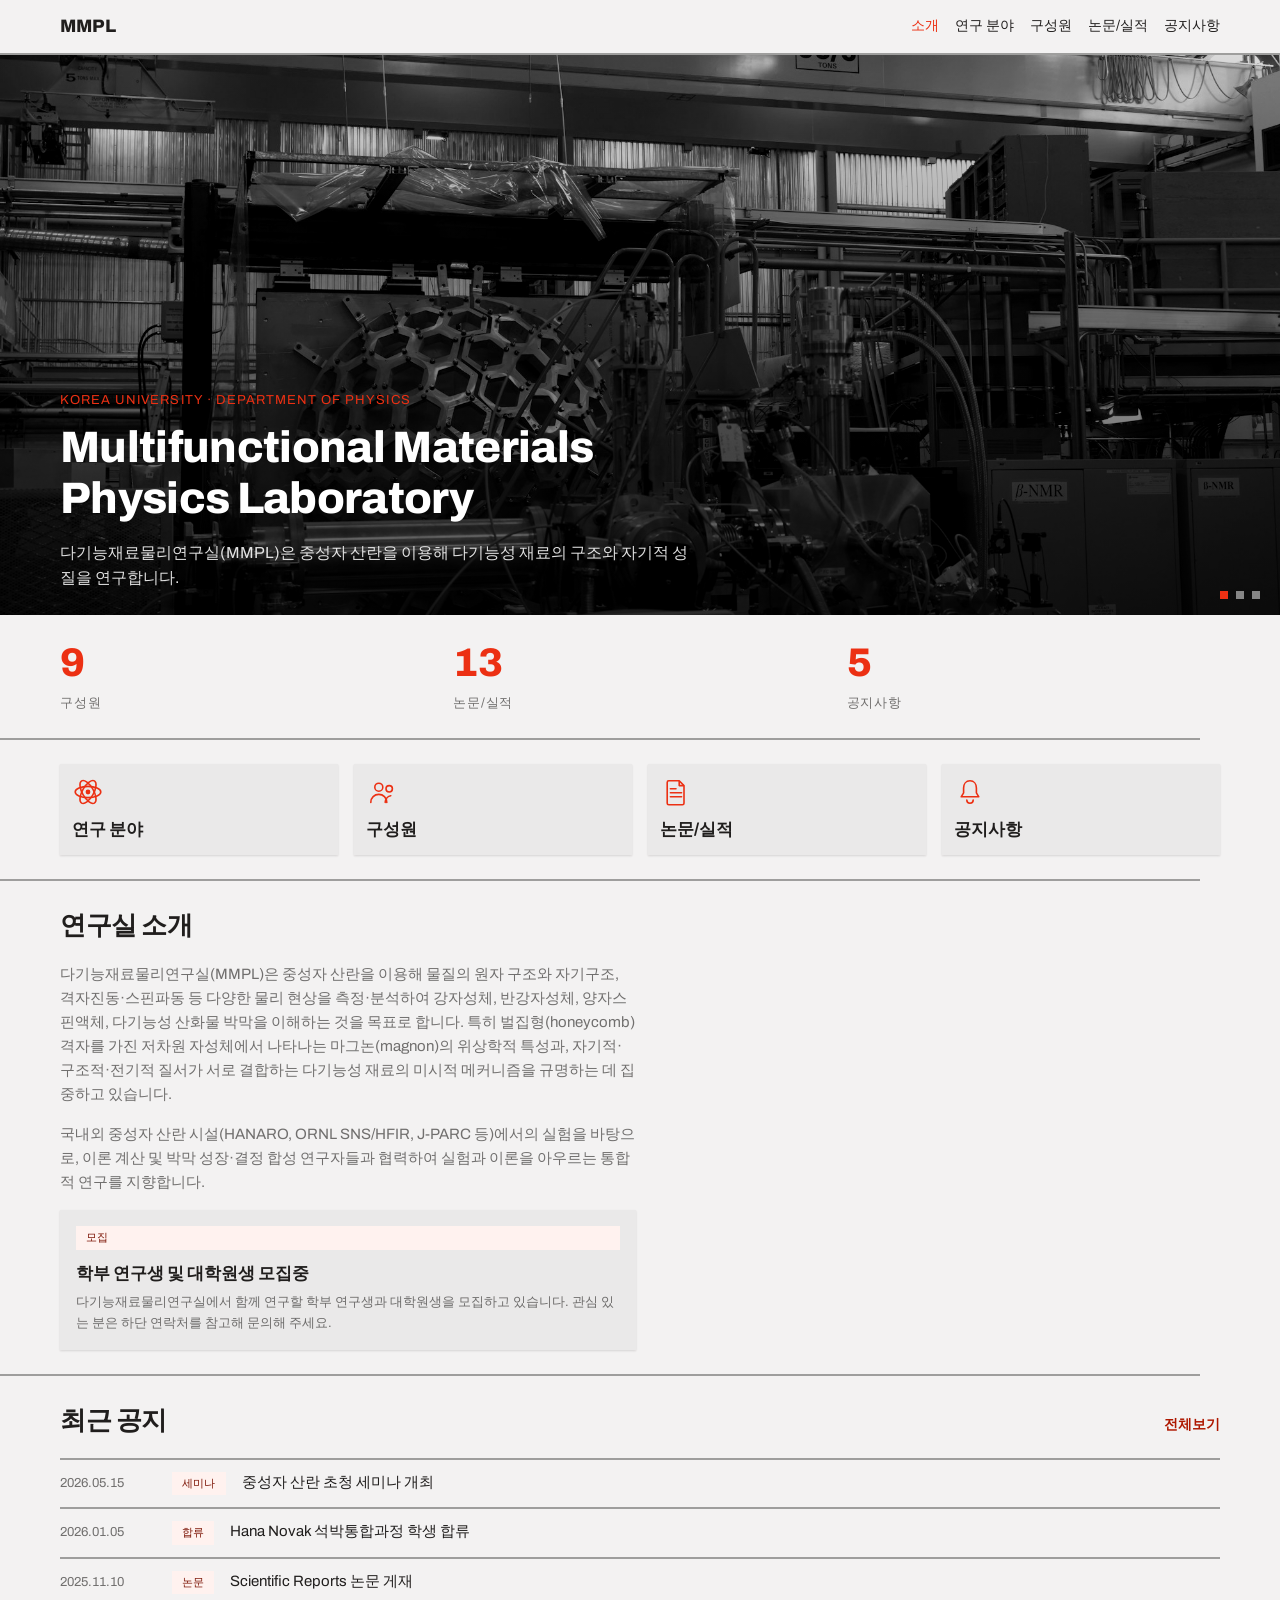
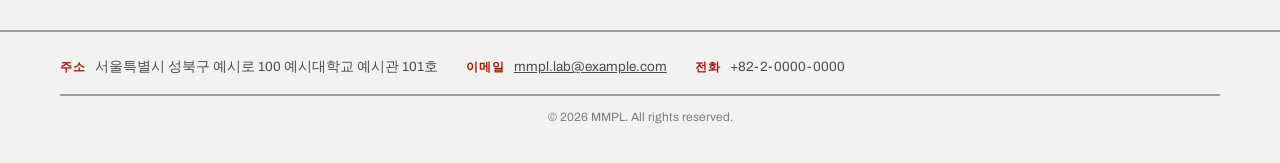
<file: index.html>
<!DOCTYPE html>
<html lang="ko">
<head>
<meta charset="UTF-8">
<meta name="viewport" content="width=device-width, initial-scale=1.0">
<title>MMPL - 소개</title>
<link rel="stylesheet" href="css/style.css">
</head>
<body>

<header class="site-header">
  <div class="container header-inner">
    <span class="site-title">MMPL</span>
    <nav class="nav-menu">
      <a href="index.html" class="active" aria-current="page">소개</a>
      <a href="research.html">연구 분야</a>
      <a href="members.html">구성원</a>
      <a href="publications.html">논문/실적</a>
      <a href="news.html">공지사항</a>
    </nav>
  </div>
</header>

<main>
  <section class="hero">
    <div class="hero-bg" aria-hidden="true">
      <div class="hero-bg-slide active" style="background-image:url('img/hero-lab.jpg')"></div>
      <div class="hero-bg-slide" style="background-image:url('img/hero-lab-2.jpg')"></div>
      <div class="hero-bg-slide" style="background-image:url('img/hero-lab-3.jpg')"></div>
    </div>
    <div class="container hero-inner">
      <div class="hero-text">
        <p class="eyebrow">Korea University · Department of Physics</p>
        <h1>Multifunctional Materials Physics Laboratory</h1>
        <p class="lead">
          다기능재료물리연구실(MMPL)은 중성자 산란을 이용해 다기능성 재료의
          구조와 자기적 성질을 연구합니다.
        </p>
      </div>
    </div>
    <div class="hero-dots" role="group" aria-label="배경 슬라이드 이동"></div>
  </section>

  <section class="stats-section">
    <div class="container stats-grid">
      <div class="stat"><span class="stat-number" id="stat-members">–</span><span class="stat-label">구성원</span></div>
      <div class="stat"><span class="stat-number" id="stat-publications">–</span><span class="stat-label">논문/실적</span></div>
      <div class="stat"><span class="stat-number" id="stat-news">–</span><span class="stat-label">공지사항</span></div>
    </div>
  </section>

  <hr class="hr container">

  <section class="section quicklinks-section">
    <div class="container">
      <ul class="quicklink-grid">
        <li>
          <a href="research.html" class="quicklink-card">
            <span class="quicklink-icon" aria-hidden="true">
              <svg viewBox="0 0 40 40" xmlns="http://www.w3.org/2000/svg" fill="none" stroke="currentColor" stroke-width="2">
                <circle cx="20" cy="20" r="3" fill="currentColor" stroke="none"/>
                <ellipse cx="20" cy="20" rx="16" ry="7"/>
                <ellipse cx="20" cy="20" rx="16" ry="7" transform="rotate(60 20 20)"/>
                <ellipse cx="20" cy="20" rx="16" ry="7" transform="rotate(120 20 20)"/>
              </svg>
            </span>
            <span class="quicklink-label">연구 분야</span>
          </a>
        </li>
        <li>
          <a href="members.html" class="quicklink-card">
            <span class="quicklink-icon" aria-hidden="true">
              <svg viewBox="0 0 40 40" xmlns="http://www.w3.org/2000/svg" fill="none" stroke="currentColor" stroke-width="2">
                <circle cx="16" cy="14" r="5"/>
                <path d="M6 33c0-6 4.5-10 10-10s10 4 10 10" stroke-linecap="round"/>
                <circle cx="29" cy="16" r="4"/>
                <path d="M24 33c.5-4.5 3.5-8 7-8.4" stroke-linecap="round"/>
              </svg>
            </span>
            <span class="quicklink-label">구성원</span>
          </a>
        </li>
        <li>
          <a href="publications.html" class="quicklink-card">
            <span class="quicklink-icon" aria-hidden="true">
              <svg viewBox="0 0 40 40" xmlns="http://www.w3.org/2000/svg" fill="none" stroke="currentColor" stroke-width="2">
                <path d="M11 6h13l6 6v22a2 2 0 0 1-2 2H11a2 2 0 0 1-2-2V8a2 2 0 0 1 2-2Z" stroke-linejoin="round"/>
                <path d="M24 6v6h6" stroke-linejoin="round"/>
                <path d="M13 21h14M13 26h14M13 16h7" stroke-linecap="round"/>
              </svg>
            </span>
            <span class="quicklink-label">논문/실적</span>
          </a>
        </li>
        <li>
          <a href="news.html" class="quicklink-card">
            <span class="quicklink-icon" aria-hidden="true">
              <svg viewBox="0 0 40 40" xmlns="http://www.w3.org/2000/svg" fill="none" stroke="currentColor" stroke-width="2">
                <path d="M20 6c-5 0-8 4-8 9v6l-3 5h22l-3-5v-6c0-5-3-9-8-9Z" stroke-linejoin="round"/>
                <path d="M16 30a4 4 0 0 0 8 0" stroke-linecap="round"/>
              </svg>
            </span>
            <span class="quicklink-label">공지사항</span>
          </a>
        </li>
      </ul>
    </div>
  </section>

  <hr class="hr container">

  <section class="section">
    <div class="container">
      <h2>연구실 소개</h2>
      <p class="section-lead">
        다기능재료물리연구실(MMPL)은 중성자 산란을 이용해 물질의 원자 구조와
        자기구조, 격자진동·스핀파동 등 다양한 물리 현상을 측정·분석하여
        강자성체, 반강자성체, 양자스핀액체, 다기능성 산화물 박막을
        이해하는 것을 목표로 합니다. 특히 벌집형(honeycomb) 격자를 가진
        저차원 자성체에서 나타나는 마그논(magnon)의 위상학적 특성과,
        자기적·구조적·전기적 질서가 서로 결합하는 다기능성 재료의
        미시적 메커니즘을 규명하는 데 집중하고 있습니다.
      </p>
      <p class="section-lead">
        국내외 중성자 산란 시설(HANARO, ORNL SNS/HFIR, J-PARC 등)에서의
        실험을 바탕으로, 이론 계산 및 박막 성장·결정 합성 연구자들과
        협력하여 실험과 이론을 아우르는 통합적 연구를 지향합니다.
      </p>
      <ul class="goal-list">
        <li>
          <span class="tag tag-accent">모집</span>
          <p class="card-title">학부 연구생 및 대학원생 모집중</p>
          <p class="card-body">다기능재료물리연구실에서 함께 연구할 학부 연구생과 대학원생을 모집하고 있습니다. 관심 있는 분은 하단 연락처를 참고해 문의해 주세요.</p>
        </li>
      </ul>
    </div>
  </section>

  <hr class="hr container">

  <section class="section">
    <div class="container">
      <div class="section-header-row">
        <h2>최근 공지</h2>
        <a href="news.html" class="section-link">전체보기</a>
      </div>
      <ul id="home-news-list" class="item-list">
        <li class="loading">불러오는 중...</li>
      </ul>
    </div>
  </section>
</main>

<footer class="site-footer">
  <div class="container footer-inner">
    <div class="footer-contact">
      <p><strong>주소</strong> 서울특별시 성북구 예시로 100 예시대학교 예시관 101호</p>
      <p><strong>이메일</strong> <a href="mailto:mmpl.lab@example.com">mmpl.lab@example.com</a></p>
      <p><strong>전화</strong> +82-2-0000-0000</p>
    </div>
    <p class="footer-copy">&copy; 2026 MMPL. All rights reserved.</p>
  </div>
</footer>

<script src="js/common.js"></script>
<script src="js/home.js"></script>
<script src="js/hero-carousel.js"></script>
</body>
</html>
</file>
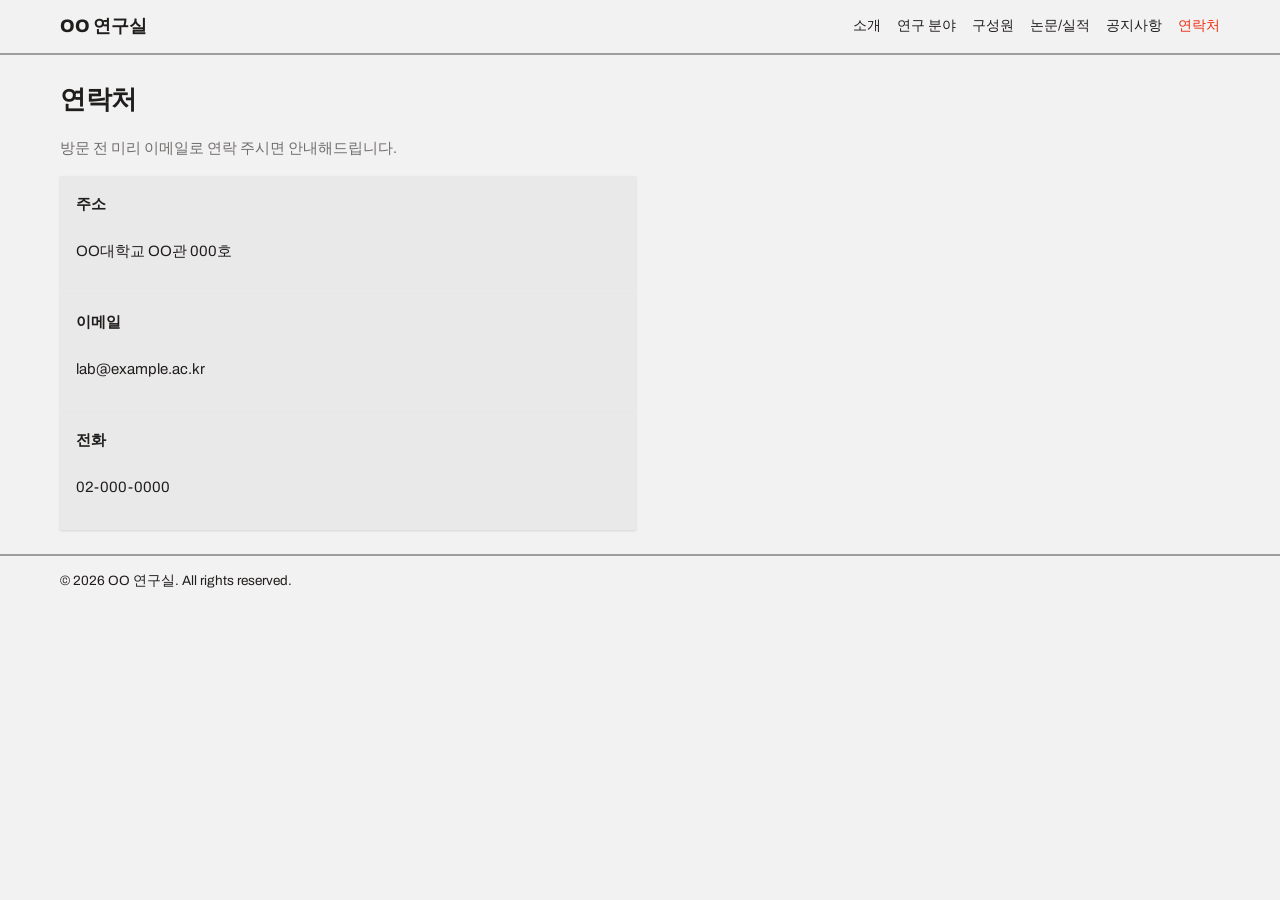
<file: contact.html>
<!DOCTYPE html>
<html lang="ko">
<head>
<meta charset="UTF-8">
<meta name="viewport" content="width=device-width, initial-scale=1.0">
<title>연구실 홈페이지 - 연락처</title>
<link rel="stylesheet" href="css/style.css">
</head>
<body>

<header class="site-header">
  <div class="container header-inner">
    <span class="site-title">OO 연구실</span>
    <nav class="nav-menu">
      <a href="index.html">소개</a>
      <a href="research.html">연구 분야</a>
      <a href="members.html">구성원</a>
      <a href="publications.html">논문/실적</a>
      <a href="news.html">공지사항</a>
      <a href="contact.html" class="active" aria-current="page">연락처</a>
    </nav>
  </div>
</header>

<main>
  <section class="section">
    <div class="container">
      <h2>연락처</h2>
      <p class="section-lead">방문 전 미리 이메일로 연락 주시면 안내해드립니다.</p>
      <ul class="goal-list">
        <li><strong>주소</strong><p>OO대학교 OO관 000호</p></li>
        <li><strong>이메일</strong><p>lab@example.ac.kr</p></li>
        <li><strong>전화</strong><p>02-000-0000</p></li>
      </ul>
    </div>
  </section>
</main>

<footer class="site-footer">
  <div class="container">
    <p>&copy; 2026 OO 연구실. All rights reserved.</p>
  </div>
</footer>

</body>
</html>
</file>
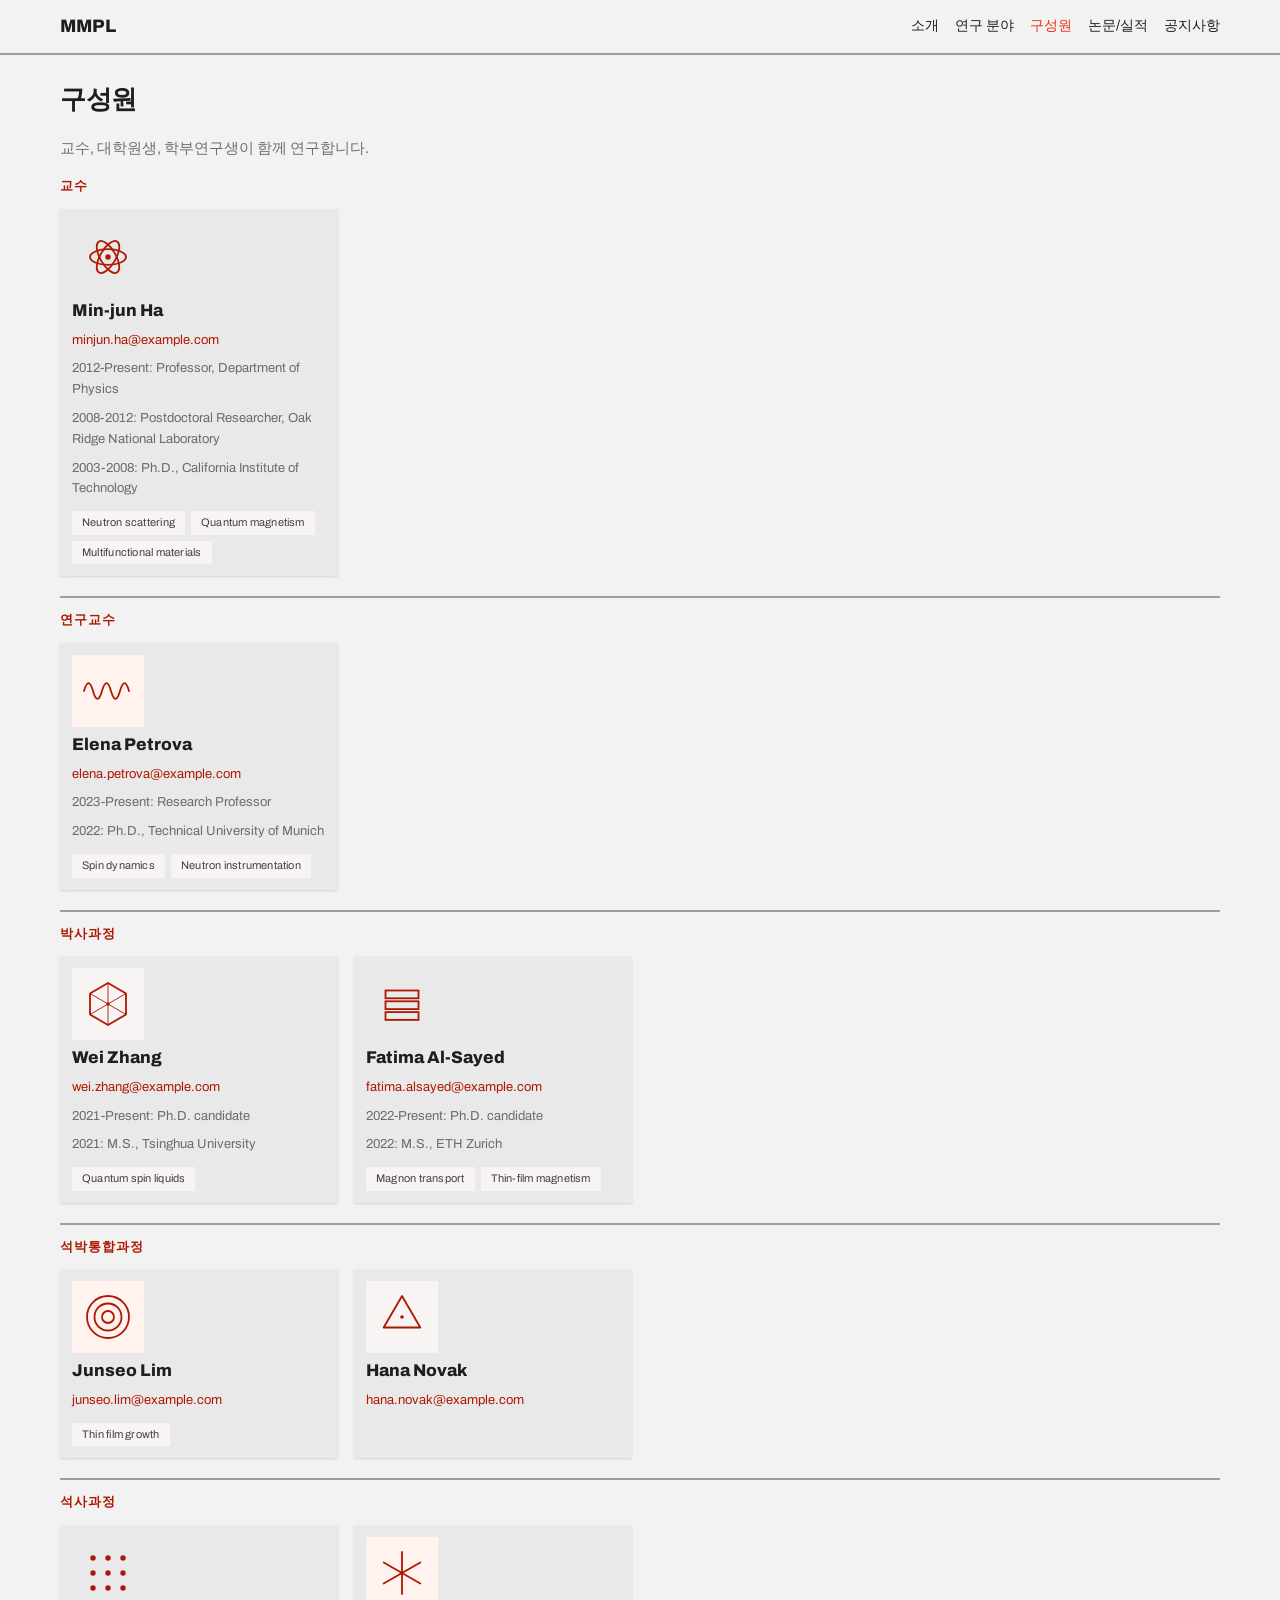
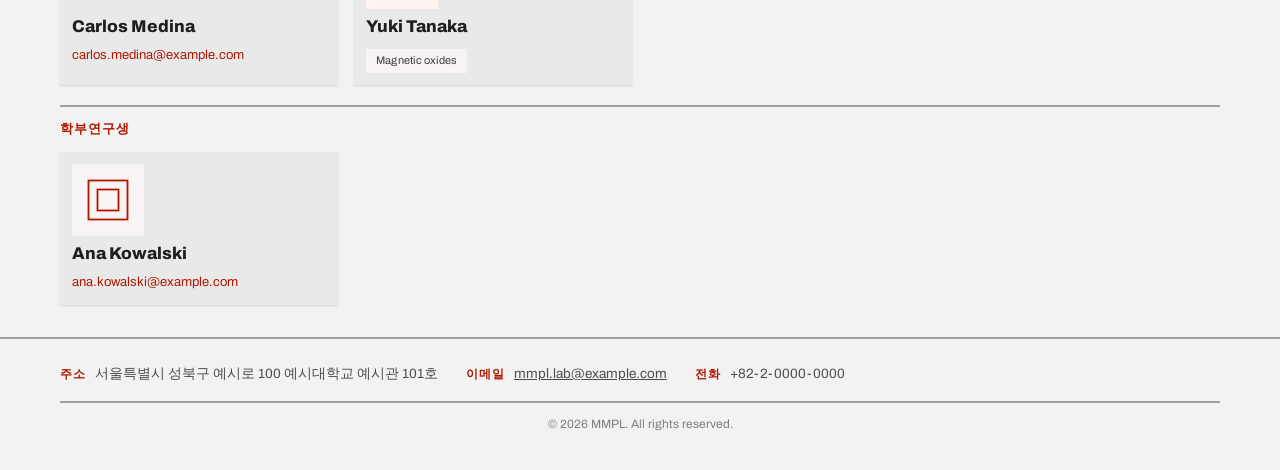
<file: members.html>
<!DOCTYPE html>
<html lang="ko">
<head>
<meta charset="UTF-8">
<meta name="viewport" content="width=device-width, initial-scale=1.0">
<title>MMPL - 구성원</title>
<link rel="stylesheet" href="css/style.css">
</head>
<body>

<header class="site-header">
  <div class="container header-inner">
    <span class="site-title">MMPL</span>
    <nav class="nav-menu">
      <a href="index.html">소개</a>
      <a href="research.html">연구 분야</a>
      <a href="members.html" class="active" aria-current="page">구성원</a>
      <a href="publications.html">논문/실적</a>
      <a href="news.html">공지사항</a>
    </nav>
  </div>
</header>

<main>
  <section class="section">
    <div class="container">
      <h2>구성원</h2>
      <p class="section-lead">교수, 대학원생, 학부연구생이 함께 연구합니다.</p>
      <div id="members-errors"></div>
      <div id="members-list">
        <p class="loading">불러오는 중...</p>
      </div>
    </div>
  </section>
</main>

<footer class="site-footer">
  <div class="container footer-inner">
    <div class="footer-contact">
      <p><strong>주소</strong> 서울특별시 성북구 예시로 100 예시대학교 예시관 101호</p>
      <p><strong>이메일</strong> <a href="mailto:mmpl.lab@example.com">mmpl.lab@example.com</a></p>
      <p><strong>전화</strong> +82-2-0000-0000</p>
    </div>
    <p class="footer-copy">&copy; 2026 MMPL. All rights reserved.</p>
  </div>
</footer>

<script src="js/common.js"></script>
<script src="js/members.js"></script>
</body>
</html>
</file>
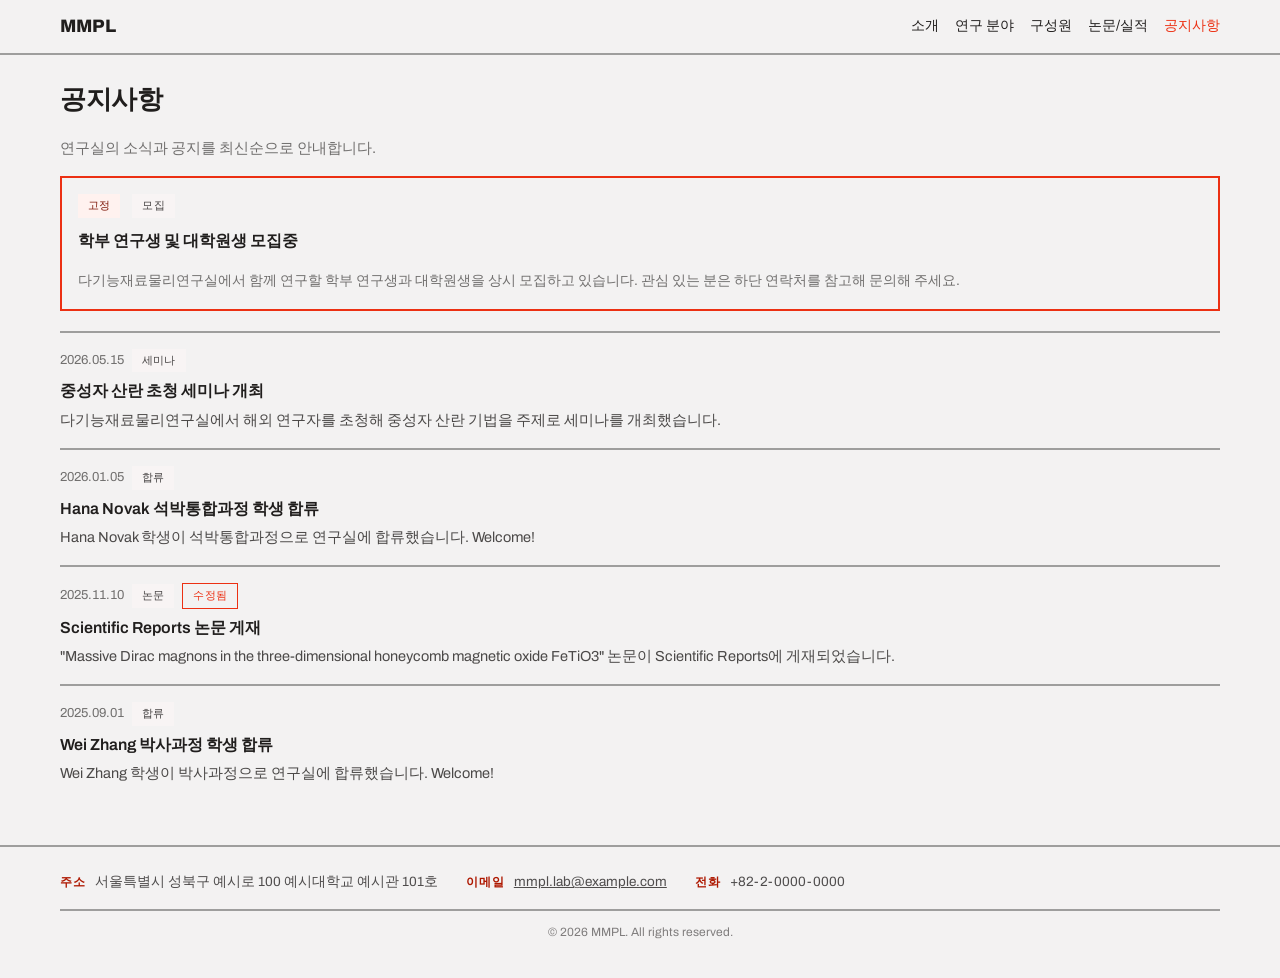
<file: news.html>
<!DOCTYPE html>
<html lang="ko">
<head>
<meta charset="UTF-8">
<meta name="viewport" content="width=device-width, initial-scale=1.0">
<title>MMPL - 공지사항</title>
<link rel="stylesheet" href="css/style.css">
</head>
<body>

<header class="site-header">
  <div class="container header-inner">
    <span class="site-title">MMPL</span>
    <nav class="nav-menu">
      <a href="index.html">소개</a>
      <a href="research.html">연구 분야</a>
      <a href="members.html">구성원</a>
      <a href="publications.html">논문/실적</a>
      <a href="news.html" class="active" aria-current="page">공지사항</a>
    </nav>
  </div>
</header>

<main>
  <section class="section">
    <div class="container">
      <h2>공지사항</h2>
      <p class="section-lead">연구실의 소식과 공지를 최신순으로 안내합니다.</p>
      <div id="news-errors"></div>
      <div id="news-pinned"></div>
      <ul id="news-list" class="item-list">
        <li class="loading">불러오는 중...</li>
      </ul>
      <nav id="news-pagination" class="pagination" aria-label="공지사항 페이지 이동"></nav>
    </div>
  </section>
</main>

<footer class="site-footer">
  <div class="container footer-inner">
    <div class="footer-contact">
      <p><strong>주소</strong> 서울특별시 성북구 예시로 100 예시대학교 예시관 101호</p>
      <p><strong>이메일</strong> <a href="mailto:mmpl.lab@example.com">mmpl.lab@example.com</a></p>
      <p><strong>전화</strong> +82-2-0000-0000</p>
    </div>
    <p class="footer-copy">&copy; 2026 MMPL. All rights reserved.</p>
  </div>
</footer>

<script src="js/common.js"></script>
<script src="js/news.js"></script>
</body>
</html>
</file>
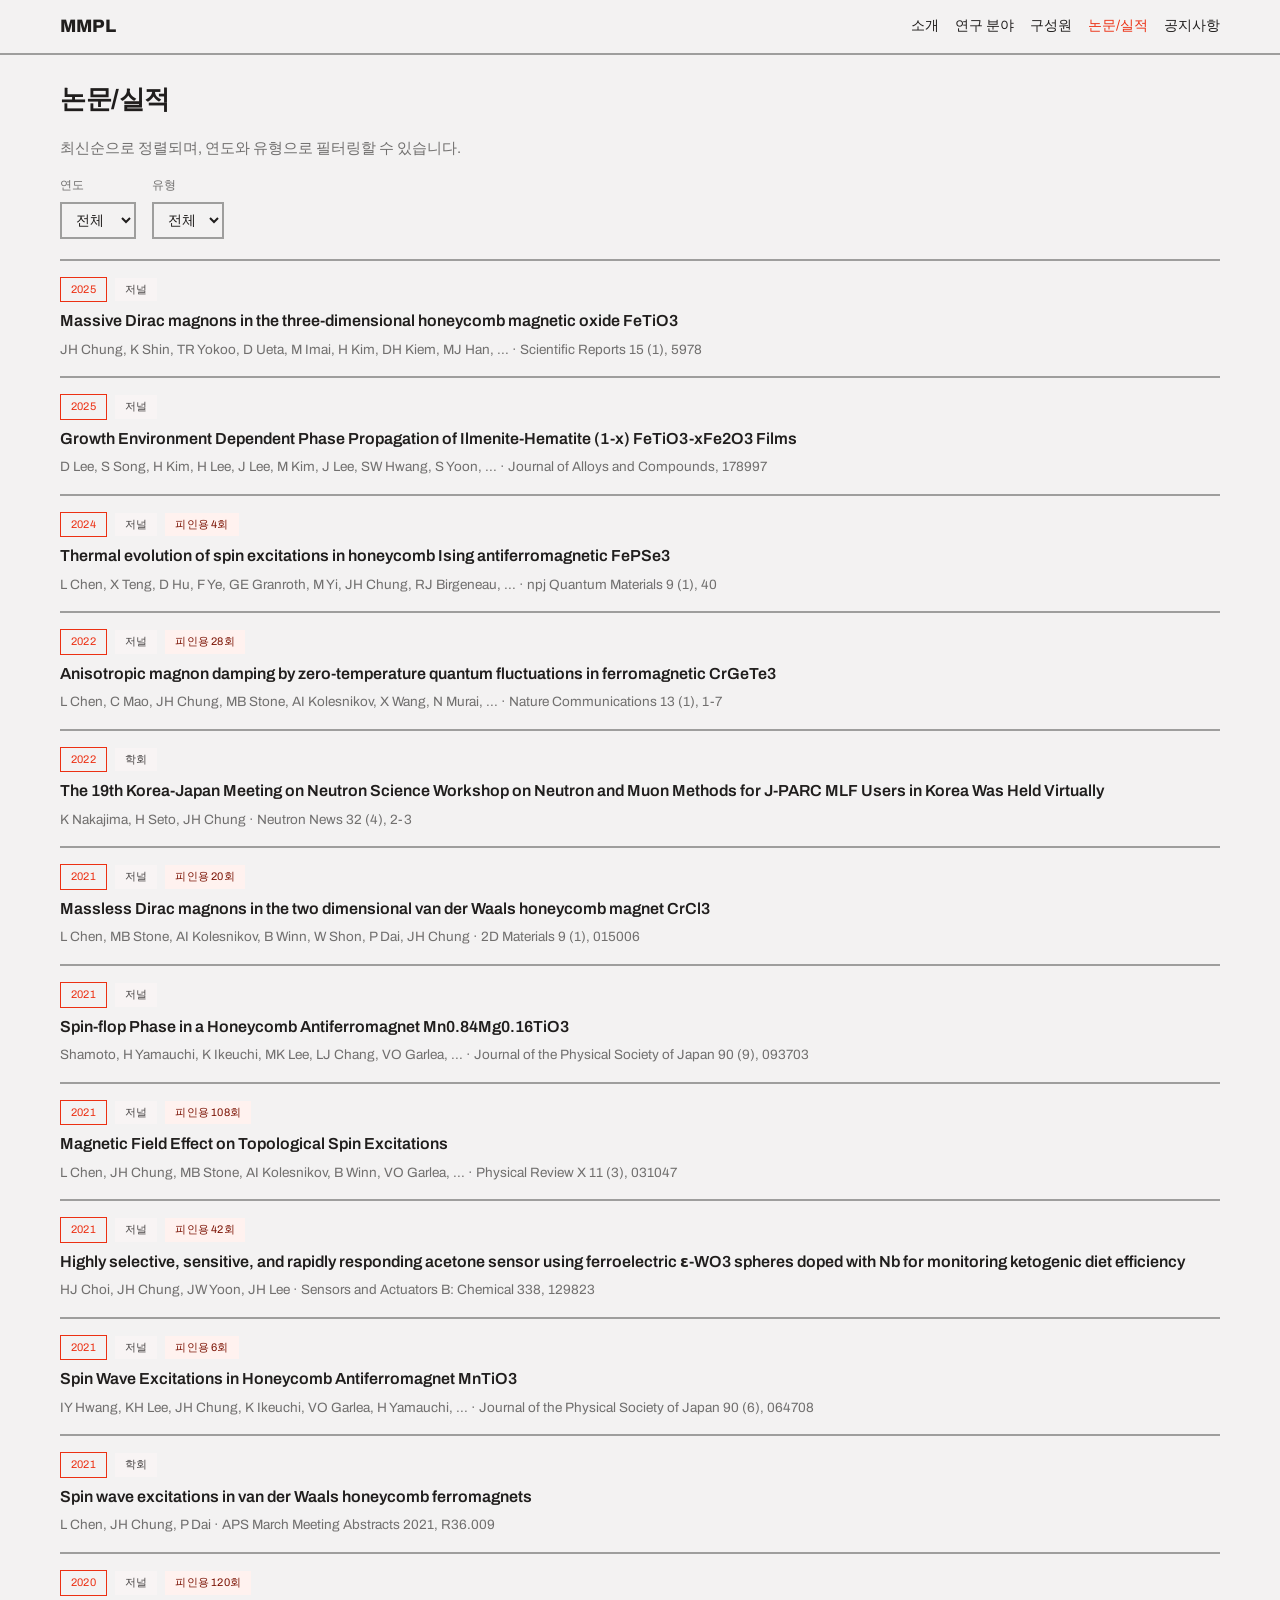
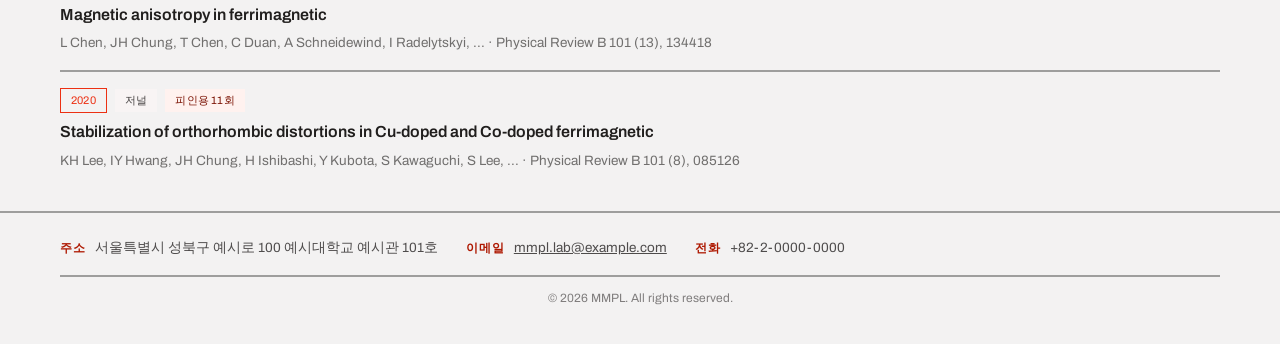
<file: publications.html>
<!DOCTYPE html>
<html lang="ko">
<head>
<meta charset="UTF-8">
<meta name="viewport" content="width=device-width, initial-scale=1.0">
<title>MMPL - 논문/실적</title>
<link rel="stylesheet" href="css/style.css">
</head>
<body>

<header class="site-header">
  <div class="container header-inner">
    <span class="site-title">MMPL</span>
    <nav class="nav-menu">
      <a href="index.html">소개</a>
      <a href="research.html">연구 분야</a>
      <a href="members.html">구성원</a>
      <a href="publications.html" class="active" aria-current="page">논문/실적</a>
      <a href="news.html">공지사항</a>
    </nav>
  </div>
</header>

<main>
  <section class="section">
    <div class="container">
      <h2>논문/실적</h2>
      <p class="section-lead">최신순으로 정렬되며, 연도와 유형으로 필터링할 수 있습니다.</p>
      <div id="publications-errors"></div>
      <div class="filter-bar">
        <label>
          연도
          <select id="publications-year-filter">
            <option value="all">전체</option>
          </select>
        </label>
        <label>
          유형
          <select id="publications-type-filter">
            <option value="all">전체</option>
          </select>
        </label>
      </div>
      <ul id="publications-list" class="item-list">
        <li class="loading">불러오는 중...</li>
      </ul>
    </div>
  </section>
</main>

<footer class="site-footer">
  <div class="container footer-inner">
    <div class="footer-contact">
      <p><strong>주소</strong> 서울특별시 성북구 예시로 100 예시대학교 예시관 101호</p>
      <p><strong>이메일</strong> <a href="mailto:mmpl.lab@example.com">mmpl.lab@example.com</a></p>
      <p><strong>전화</strong> +82-2-0000-0000</p>
    </div>
    <p class="footer-copy">&copy; 2026 MMPL. All rights reserved.</p>
  </div>
</footer>

<script src="js/common.js"></script>
<script src="js/publications.js"></script>
</body>
</html>
</file>
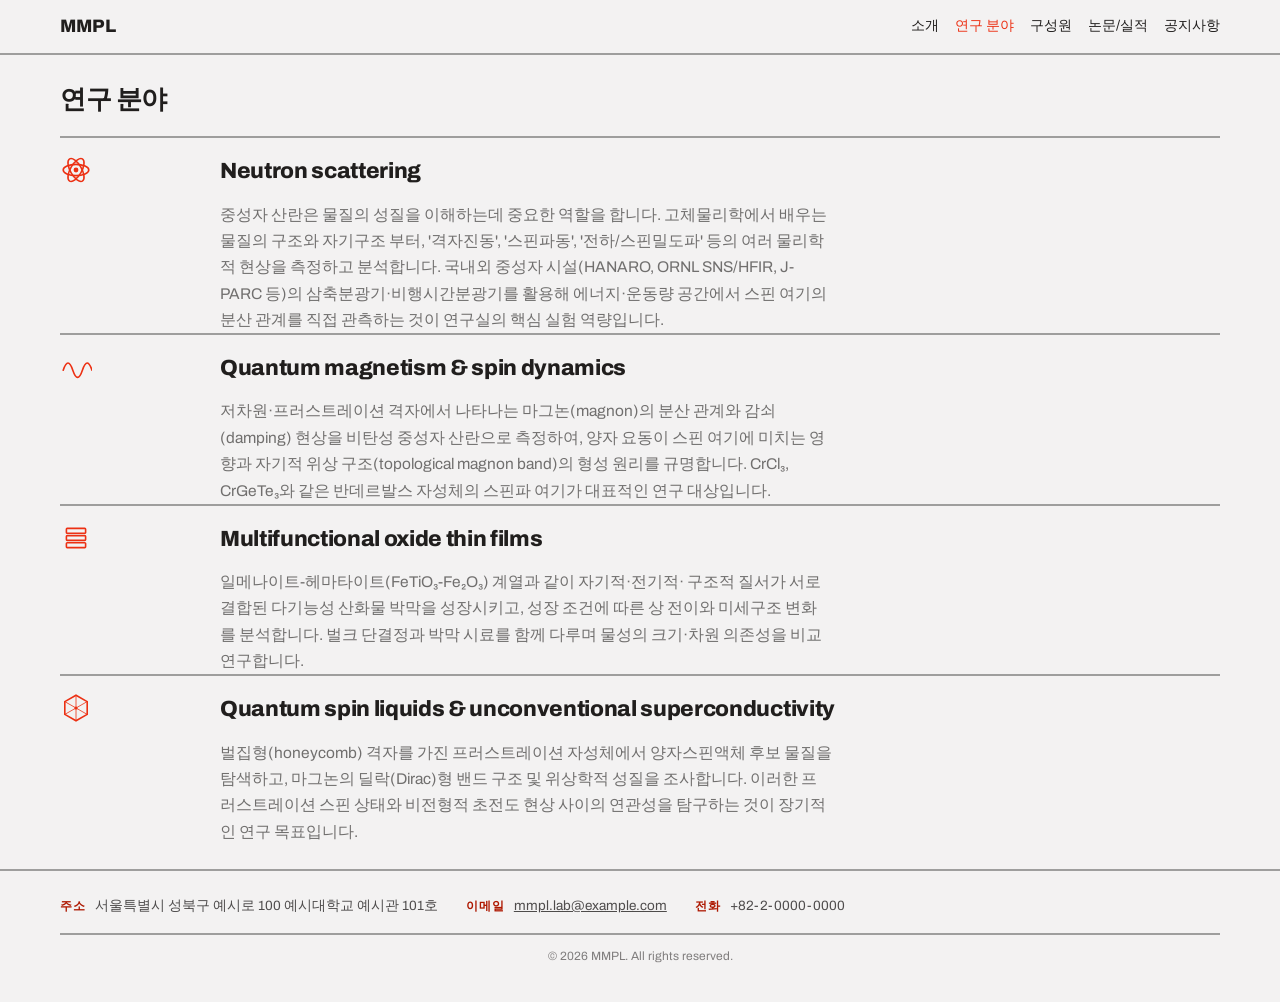
<file: research.html>
<!DOCTYPE html>
<html lang="ko">
<head>
<meta charset="UTF-8">
<meta name="viewport" content="width=device-width, initial-scale=1.0">
<title>MMPL - 연구 분야</title>
<link rel="stylesheet" href="css/style.css">
</head>
<body>

<header class="site-header">
  <div class="container header-inner">
    <span class="site-title">MMPL</span>
    <nav class="nav-menu">
      <a href="index.html">소개</a>
      <a href="research.html" class="active" aria-current="page">연구 분야</a>
      <a href="members.html">구성원</a>
      <a href="publications.html">논문/실적</a>
      <a href="news.html">공지사항</a>
    </nav>
  </div>
</header>

<main>
  <section class="section">
    <div class="container">
      <h2>연구 분야</h2>
      <ul class="research-grid">
        <li>
          <div class="research-icon" aria-hidden="true">
            <svg viewBox="0 0 40 40" xmlns="http://www.w3.org/2000/svg" fill="none" stroke="currentColor" stroke-width="2">
              <circle cx="20" cy="20" r="3" fill="currentColor" stroke="none"/>
              <ellipse cx="20" cy="20" rx="16" ry="7"/>
              <ellipse cx="20" cy="20" rx="16" ry="7" transform="rotate(60 20 20)"/>
              <ellipse cx="20" cy="20" rx="16" ry="7" transform="rotate(120 20 20)"/>
            </svg>
          </div>
          <div>
            <h3>Neutron scattering</h3>
            <p>
              중성자 산란은 물질의 성질을 이해하는데 중요한 역할을 합니다.
              고체물리학에서 배우는 물질의 구조와 자기구조 부터, '격자진동',
              '스핀파동', '전하/스핀밀도파' 등의 여러 물리학적 현상을 측정하고
              분석합니다. 국내외 중성자 시설(HANARO, ORNL SNS/HFIR, J-PARC 등)의
              삼축분광기·비행시간분광기를 활용해 에너지·운동량 공간에서
              스핀 여기의 분산 관계를 직접 관측하는 것이 연구실의 핵심
              실험 역량입니다.
            </p>
          </div>
        </li>
        <li>
          <div class="research-icon" aria-hidden="true">
            <svg viewBox="0 0 40 40" xmlns="http://www.w3.org/2000/svg" fill="none" stroke="currentColor" stroke-width="2">
              <path d="M4 24 C 8 12, 12 12, 16 24 S 24 36, 28 24 S 36 12, 40 24" stroke-linecap="round"/>
            </svg>
          </div>
          <div>
            <h3>Quantum magnetism &amp; spin dynamics</h3>
            <p>
              저차원·프러스트레이션 격자에서 나타나는 마그논(magnon)의
              분산 관계와 감쇠(damping) 현상을 비탄성 중성자 산란으로
              측정하여, 양자 요동이 스핀 여기에 미치는 영향과 자기적
              위상 구조(topological magnon band)의 형성 원리를 규명합니다.
              CrCl₃, CrGeTe₃와 같은 반데르발스 자성체의 스핀파 여기가
              대표적인 연구 대상입니다.
            </p>
          </div>
        </li>
        <li>
          <div class="research-icon" aria-hidden="true">
            <svg viewBox="0 0 40 40" xmlns="http://www.w3.org/2000/svg" fill="none" stroke="currentColor" stroke-width="2">
              <rect x="8" y="8" width="24" height="6" rx="1"/>
              <rect x="8" y="17" width="24" height="6" rx="1"/>
              <rect x="8" y="26" width="24" height="6" rx="1"/>
            </svg>
          </div>
          <div>
            <h3>Multifunctional oxide thin films</h3>
            <p>
              일메나이트-헤마타이트(FeTiO₃-Fe₂O₃) 계열과 같이 자기적·전기적·
              구조적 질서가 서로 결합된 다기능성 산화물 박막을 성장시키고,
              성장 조건에 따른 상 전이와 미세구조 변화를 분석합니다. 벌크
              단결정과 박막 시료를 함께 다루며 물성의 크기·차원 의존성을
              비교 연구합니다.
            </p>
          </div>
        </li>
        <li>
          <div class="research-icon" aria-hidden="true">
            <svg viewBox="0 0 40 40" xmlns="http://www.w3.org/2000/svg" fill="none" stroke="currentColor" stroke-width="2">
              <polygon points="20,4 34,12 34,28 20,36 6,28 6,12"/>
              <circle cx="20" cy="20" r="2" fill="currentColor" stroke="none"/>
              <path d="M20 4 L20 20 M34 12 L20 20 M34 28 L20 20 M20 36 L20 20 M6 28 L20 20 M6 12 L20 20" stroke-width="1"/>
            </svg>
          </div>
          <div>
            <h3>Quantum spin liquids &amp; unconventional superconductivity</h3>
            <p>
              벌집형(honeycomb) 격자를 가진 프러스트레이션 자성체에서
              양자스핀액체 후보 물질을 탐색하고, 마그논의 딜락(Dirac)형
              밴드 구조 및 위상학적 성질을 조사합니다. 이러한 프러스트레이션
              스핀 상태와 비전형적 초전도 현상 사이의 연관성을 탐구하는
              것이 장기적인 연구 목표입니다.
            </p>
          </div>
        </li>
      </ul>
    </div>
  </section>
</main>

<footer class="site-footer">
  <div class="container footer-inner">
    <div class="footer-contact">
      <p><strong>주소</strong> 서울특별시 성북구 예시로 100 예시대학교 예시관 101호</p>
      <p><strong>이메일</strong> <a href="mailto:mmpl.lab@example.com">mmpl.lab@example.com</a></p>
      <p><strong>전화</strong> +82-2-0000-0000</p>
    </div>
    <p class="footer-copy">&copy; 2026 MMPL. All rights reserved.</p>
  </div>
</footer>

</body>
</html>
</file>
<file: css/style.css>
@import url('https://fonts.googleapis.com/css2?family=Archivo:wght@400;600;800&display=swap');

:root {
  /* Modernist — off-white paper, ink text, signal-orange accent, zero radius */
  --color-bg: #f3f2f2;
  --color-surface: #eae9e9;
  --color-text: #201e1d;
  --color-muted: color-mix(in srgb, #201e1d 62%, transparent);
  --color-accent: #ec3013;
  --color-accent-100: #fff2ef;
  --color-accent-600: #dd2b0f;
  --color-accent-700: #ae1800;
  --color-accent-800: #7c1405;
  --color-neutral-100: #f8f4f4;
  --color-neutral-800: #444141;
  --color-divider: color-mix(in srgb, #201e1d 40%, transparent);

  --font-heading: "Archivo", system-ui, sans-serif;
  --font-body: "Archivo", system-ui, sans-serif;
  --font-heading-weight: 800;

  --space-1: 4px;
  --space-2: 8px;
  --space-3: 12px;
  --space-4: 16px;
  --space-5: 20px;
  --space-6: 24px;
  --space-8: 32px;

  --radius: 0px;

  --shadow-sm: 0 1px 2px color-mix(in srgb, #201e1d 14%, transparent);
  --shadow-md: 0 3px 10px color-mix(in srgb, #201e1d 16%, transparent);
}

* {
  box-sizing: border-box;
}

body {
  margin: 0;
  font-family: var(--font-body);
  font-size: 15px;
  line-height: 1.6;
  color: var(--color-text);
  background: var(--color-bg);
}

h1, h2, h3, h4 {
  font-family: var(--font-heading);
  font-weight: var(--font-heading-weight);
  letter-spacing: -0.015em;
}

a {
  color: var(--color-accent-700);
}

a:hover {
  color: var(--color-accent);
}

.container {
  max-width: 1200px;
  margin: 0 auto;
  padding: 0 var(--space-5);
}

/* — navigation — */
.site-header {
  position: sticky;
  top: 0;
  background: var(--color-bg);
  z-index: 10;
  border-bottom: 2px solid var(--color-divider);
}

.header-inner {
  display: flex;
  align-items: center;
  flex-wrap: wrap;
  gap: var(--space-4);
  padding: var(--space-3) var(--space-5);
}

.site-title {
  font-family: var(--font-heading);
  font-weight: var(--font-heading-weight);
  font-size: 18px;
  margin-right: auto;
}

.nav-menu {
  display: flex;
  flex-wrap: wrap;
  gap: var(--space-4);
}

.nav-menu a {
  color: var(--color-text);
  text-decoration: none;
  font-size: 14px;
}

.nav-menu a:hover,
.nav-menu a.active {
  color: var(--color-accent);
}

/* — hero — */
.hero {
  position: relative;
  height: 560px;
  overflow: hidden;
  color: #fff;
}

.hero-bg {
  position: absolute;
  inset: 0;
  z-index: 0;
}

.hero-bg::after {
  content: "";
  position: absolute;
  inset: 0;
  background: linear-gradient(180deg, rgba(0, 0, 0, 0.15) 0%, rgba(0, 0, 0, 0.68) 100%);
}

.hero-bg-slide {
  position: absolute;
  inset: 0;
  background-size: cover;
  background-position: center;
  filter: grayscale(1) contrast(1.08);
  opacity: 0;
  transition: opacity 1s ease;
}

.hero-bg-slide.active {
  opacity: 1;
}

@media (prefers-reduced-motion: reduce) {
  .hero-bg-slide {
    transition: none;
  }
}

.hero-inner {
  position: absolute;
  left: 0;
  right: 0;
  bottom: 0;
  z-index: 1;
  padding: var(--space-6) var(--space-5);
}

.hero-text {
  max-width: 640px;
}

.hero p.eyebrow {
  color: var(--color-accent);
  letter-spacing: 0.08em;
  text-transform: uppercase;
  font-size: 13px;
  margin: 0 0 12px;
}

.hero h1 {
  margin: 0 0 16px;
  font-size: clamp(28px, 4vw, 44px);
  line-height: 1.15;
  color: #fff;
}

.hero p.lead {
  margin: 0;
  color: rgba(255, 255, 255, 0.88);
  font-size: 16px;
  line-height: 1.6;
}

.hero-dots {
  position: absolute;
  right: var(--space-5);
  bottom: var(--space-4);
  z-index: 1;
  display: flex;
  gap: 8px;
}

.hero-dots button {
  width: 8px;
  height: 8px;
  padding: 0;
  border: none;
  border-radius: var(--radius);
  cursor: pointer;
  background: rgba(255, 255, 255, 0.5);
}

.hero-dots button.active {
  background: var(--color-accent);
}

/* — stats — */
.stats-section {
  padding: var(--space-6) 0;
}

.stats-grid {
  display: grid;
  grid-template-columns: repeat(3, 1fr);
  gap: var(--space-5);
}

.stat-number {
  display: block;
  font-family: var(--font-heading);
  font-weight: var(--font-heading-weight);
  font-size: 40px;
  color: var(--color-accent);
  line-height: 1.2;
}

.stat-label {
  display: block;
  margin-top: 6px;
  font-size: 13px;
  letter-spacing: 0.06em;
  text-transform: uppercase;
  color: var(--color-muted);
}

/* — rule — */
.hr {
  height: 2px;
  border: 0;
  margin: 0;
  background: var(--color-divider);
}

.section {
  padding: var(--space-6) 0;
}

.section h2 {
  margin: 0 0 var(--space-4);
  font-size: 26px;
}

.section .section-lead {
  margin: 0 0 var(--space-4);
  max-width: 64ch;
  color: var(--color-muted);
}

.section-header-row {
  display: flex;
  align-items: baseline;
  justify-content: space-between;
  gap: var(--space-4);
  margin-bottom: var(--space-4);
}

.section-header-row h2 {
  margin: 0;
}

.section-link {
  flex: 0 0 auto;
  font-size: 14px;
  font-weight: var(--font-heading-weight);
  font-family: var(--font-heading);
  color: var(--color-accent-700);
  text-decoration: none;
  white-space: nowrap;
}

.section-link:hover {
  color: var(--color-accent);
}

/* — quick links — */
.quicklink-grid {
  display: grid;
  grid-template-columns: repeat(4, 1fr);
  gap: var(--space-4);
  list-style: none;
  margin: 0;
  padding: 0;
}

.quicklink-card {
  display: flex;
  flex-direction: column;
  align-items: flex-start;
  gap: var(--space-2);
  background: var(--color-surface);
  box-shadow: var(--shadow-sm);
  padding: var(--space-3);
  text-decoration: none;
  color: inherit;
}

.quicklink-card:hover {
  box-shadow: var(--shadow-md);
}

.quicklink-card:hover .quicklink-label {
  color: var(--color-accent);
}

.quicklink-icon {
  width: 32px;
  height: 32px;
  color: var(--color-accent);
}

.quicklink-icon svg {
  width: 100%;
  height: 100%;
  display: block;
}

.quicklink-label {
  font-family: var(--font-heading);
  font-weight: var(--font-heading-weight);
  font-size: 17px;
}

/* — recruiting card / cards general — */
.card {
  background: var(--color-surface);
  box-shadow: var(--shadow-sm);
  padding: var(--space-3);
  display: flex;
  flex-direction: column;
  gap: var(--space-2);
}

.card-title {
  font-family: var(--font-heading);
  font-weight: var(--font-heading-weight);
  font-size: 17px;
  line-height: 1.2;
  margin: 0;
}

.card-body {
  margin: 0;
  font-size: 13px;
  color: var(--color-muted);
}

.goal-list {
  list-style: none;
  margin: var(--space-4) 0 0;
  padding: 0;
  max-width: 64ch;
}

.goal-list li {
  display: flex;
  flex-direction: column;
  gap: var(--space-2);
  background: var(--color-surface);
  box-shadow: var(--shadow-sm);
  padding: var(--space-4);
}

.goal-list .card-title {
  margin-top: 6px;
}

/* — research — */
.research-grid {
  list-style: none;
  margin: 0;
  padding: 0;
}

.research-grid li {
  display: grid;
  grid-template-columns: minmax(64px, 140px) minmax(0, 1fr);
  gap: var(--space-5);
  align-items: start;
  padding-top: var(--space-4);
  border-top: 2px solid var(--color-divider);
}

.research-icon {
  width: 32px;
  color: var(--color-accent);
}

.research-icon svg {
  width: 100%;
  height: auto;
  display: block;
}

/* — recent news preview (home page) — */
.recent-news-row {
  display: flex;
  gap: var(--space-4);
  align-items: baseline;
  padding: var(--space-3) 0;
  border-top: 2px solid var(--color-divider);
}

.recent-news-row .item-date {
  min-width: 96px;
}

.recent-news-row .item-title {
  font-size: 15px;
  font-weight: 400;
  margin: 0;
}

.research-grid h3 {
  margin: 0 0 12px;
  font-size: 22px;
}

.research-grid p {
  margin: 0;
  max-width: 68ch;
  font-size: 15.5px;
  line-height: 1.7;
  color: var(--color-muted);
}

/* — members — */
.role-heading {
  margin: var(--space-5) 0 var(--space-3);
  padding-top: var(--space-3);
  border-top: 2px solid var(--color-divider);
  font-size: 13px;
  letter-spacing: 0.08em;
  text-transform: uppercase;
  color: var(--color-accent-700);
}

.role-heading:first-of-type {
  margin-top: 0;
  padding-top: 0;
  border-top: none;
}

.card-grid {
  display: grid;
  grid-template-columns: repeat(auto-fill, minmax(260px, 1fr));
  gap: var(--space-4);
  margin-bottom: var(--space-2);
}

.card-photo {
  width: 72px;
  height: 72px;
  object-fit: cover;
  background: var(--color-neutral-100);
}

.card-email {
  font-size: 13px;
  text-decoration: none;
}

.card-bio {
  margin: 0;
  font-size: 13px;
  color: var(--color-muted);
}

.card-interests {
  display: flex;
  flex-wrap: wrap;
  gap: 6px;
  margin-top: 4px;
}

/* — tags — */
.tag {
  display: inline-flex;
  align-items: center;
  font-size: 11px;
  letter-spacing: 0.02em;
  padding: 3px 10px;
}

.tag-accent {
  background: var(--color-accent-100);
  color: var(--color-accent-800);
}

.tag-neutral {
  background: var(--color-neutral-100);
  color: var(--color-neutral-800);
}

.tag-outline {
  border: 1px solid var(--color-accent);
  color: var(--color-accent);
}

/* — filters / selects — */
.filter-bar {
  display: flex;
  gap: var(--space-4);
  flex-wrap: wrap;
  margin-bottom: var(--space-5);
}

.filter-bar label {
  display: flex;
  flex-direction: column;
  gap: 6px;
  font-size: 12px;
  color: var(--color-muted);
}

.filter-bar select {
  font-family: var(--font-body);
  font-size: 14px;
  padding: 8px 10px;
  border: 2px solid var(--color-divider);
  background: var(--color-bg);
  color: var(--color-text);
  border-radius: var(--radius);
}

.filter-bar select:focus-visible {
  outline: 2px solid var(--color-accent);
  outline-offset: 2px;
}

/* — item lists (news / publications) — */
.item-list {
  list-style: none;
  margin: 0;
  padding: 0;
}

.list-item {
  padding: var(--space-4) 0;
  border-top: 2px solid var(--color-divider);
}

.item-tags {
  display: flex;
  gap: 8px;
  align-items: baseline;
  flex-wrap: wrap;
  margin-bottom: 8px;
}

.item-date {
  font-size: 13px;
  color: var(--color-muted);
  font-feature-settings: 'tnum' 1;
}

.item-title {
  margin: 0 0 6px;
  font-size: 16px;
  font-weight: 600;
  line-height: 1.4;
  color: var(--color-text);
}

.item-title a {
  color: inherit;
  text-decoration: none;
}

.item-title a:hover {
  color: var(--color-accent);
  text-decoration: underline;
}

.item-meta {
  margin: 0;
  font-size: 13.5px;
  color: var(--color-muted);
}

.item-summary {
  margin: 0;
  font-size: 14.5px;
  line-height: 1.6;
  color: color-mix(in srgb, var(--color-text) 80%, transparent);
}

.pinned-banner {
  border: 2px solid var(--color-accent);
  padding: var(--space-4);
  margin-bottom: var(--space-5);
  display: flex;
  gap: 12px;
  align-items: baseline;
  flex-wrap: wrap;
}

.pinned-banner .item-title {
  flex-basis: 100%;
}

.pinned-banner .item-summary {
  flex-basis: 100%;
  margin: 0;
  font-size: 14px;
  color: var(--color-muted);
}

/* — pagination / buttons — */
.pagination {
  display: flex;
  gap: 8px;
  justify-content: center;
  margin-top: var(--space-5);
}

.pagination button {
  min-width: 36px;
  height: 36px;
  padding: 0 var(--space-3);
  border: 1px solid var(--color-divider);
  background: transparent;
  border-radius: var(--radius);
  font-family: var(--font-heading);
  font-weight: var(--font-heading-weight);
  font-size: 14px;
  color: var(--color-text);
  cursor: pointer;
}

.pagination button:hover {
  background: color-mix(in srgb, var(--color-text) 7%, transparent);
}

.pagination button.active {
  background: var(--color-accent);
  border-color: var(--color-accent);
  color: var(--color-bg);
}

.loading {
  color: var(--color-muted);
}

.error-banner {
  border: 2px solid var(--color-accent);
  padding: var(--space-4);
  margin-bottom: var(--space-5);
  font-size: 13.5px;
}

.error-banner p {
  margin: 0 0 6px;
  font-weight: 600;
  color: var(--color-accent-700);
}

.error-banner ul {
  margin: 0;
  padding-left: 20px;
}

/* — footer — */
.site-footer {
  border-top: 2px solid var(--color-divider);
  font-size: 13.5px;
}

.footer-inner {
  display: flex;
  flex-direction: column;
  gap: var(--space-4);
  padding: var(--space-6) var(--space-5);
}

.footer-contact {
  display: flex;
  flex-wrap: wrap;
  gap: 8px 28px;
  margin: 0;
  color: color-mix(in srgb, var(--color-text) 78%, transparent);
}

.footer-contact p {
  margin: 0;
}

.footer-contact strong {
  font-family: var(--font-heading);
  font-weight: var(--font-heading-weight);
  font-size: 12px;
  letter-spacing: 0.08em;
  text-transform: uppercase;
  color: var(--color-accent-700);
  margin-right: 6px;
}

.footer-contact a {
  color: inherit;
}

.footer-contact a:hover {
  color: var(--color-accent);
}

.footer-copy {
  margin: 0;
  padding: var(--space-3) var(--space-5);
  border-top: 2px solid var(--color-divider);
  text-align: center;
  font-size: 12px;
  color: color-mix(in srgb, var(--color-text) 55%, transparent);
}

@media (max-width: 900px) {
  .stats-grid {
    grid-template-columns: repeat(3, 1fr);
    gap: var(--space-3);
  }

  .quicklink-grid {
    grid-template-columns: repeat(2, 1fr);
  }

  .research-grid li {
    grid-template-columns: 1fr;
  }

  .research-icon {
    width: 40px;
  }
}

@media (max-width: 600px) {
  .header-inner {
    flex-direction: column;
    align-items: flex-start;
    gap: var(--space-3);
  }

  .hero {
    height: 440px;
  }

  .hero h1 {
    font-size: 26px;
  }

  .stats-grid {
    grid-template-columns: 1fr;
    text-align: center;
  }

  .quicklink-grid {
    grid-template-columns: 1fr;
  }
}
</file>
